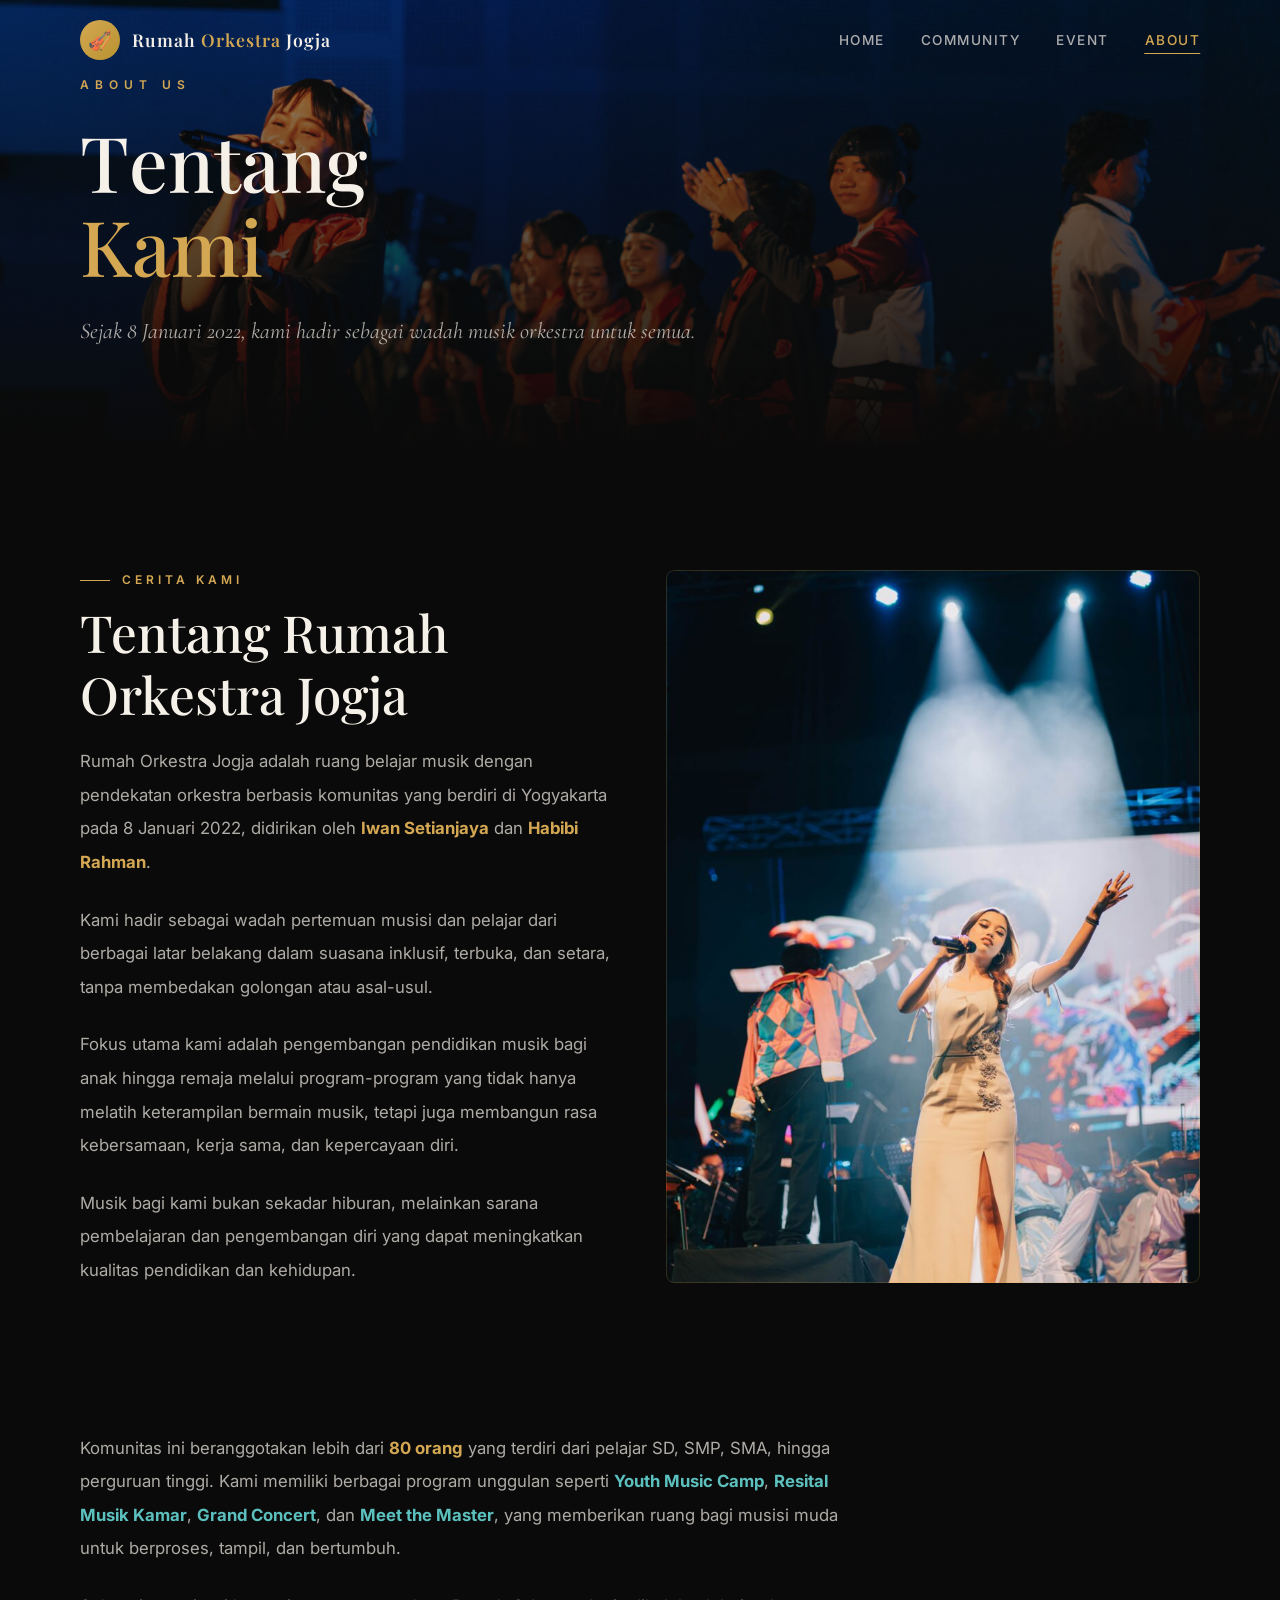
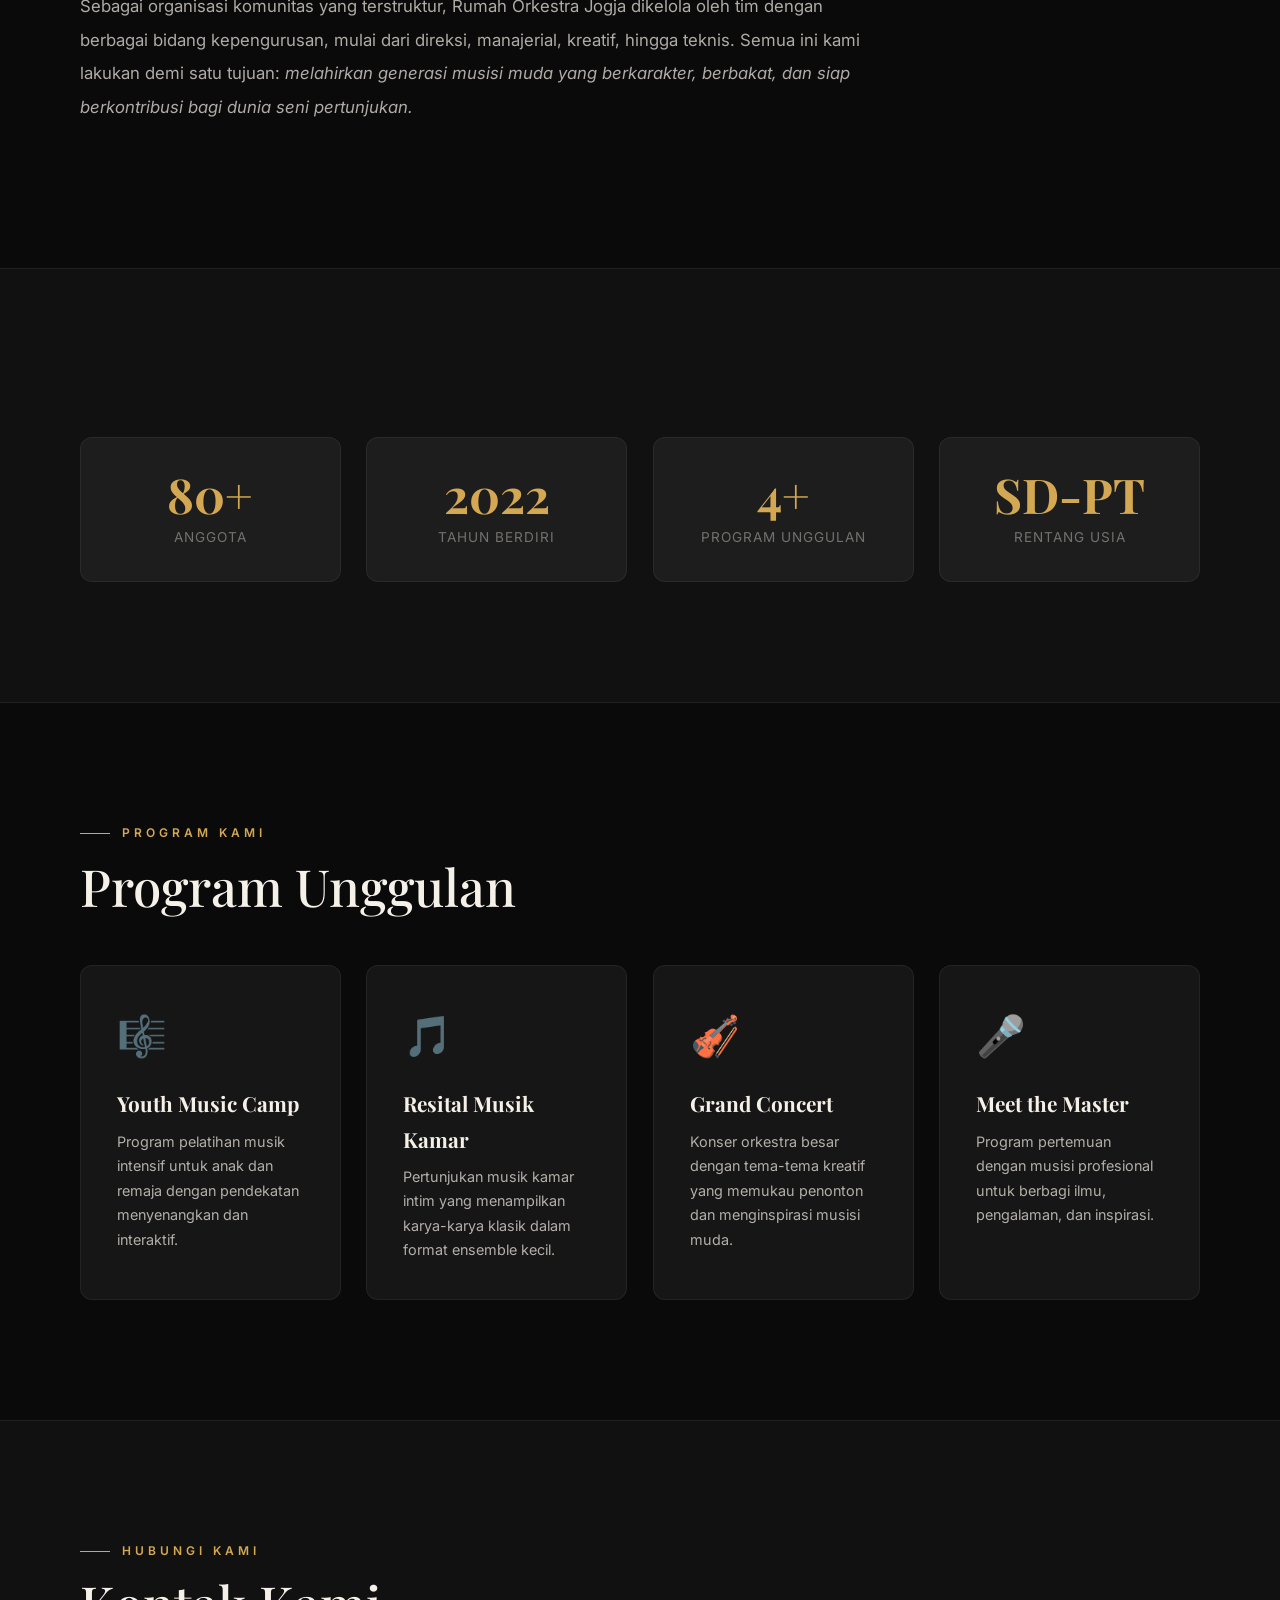
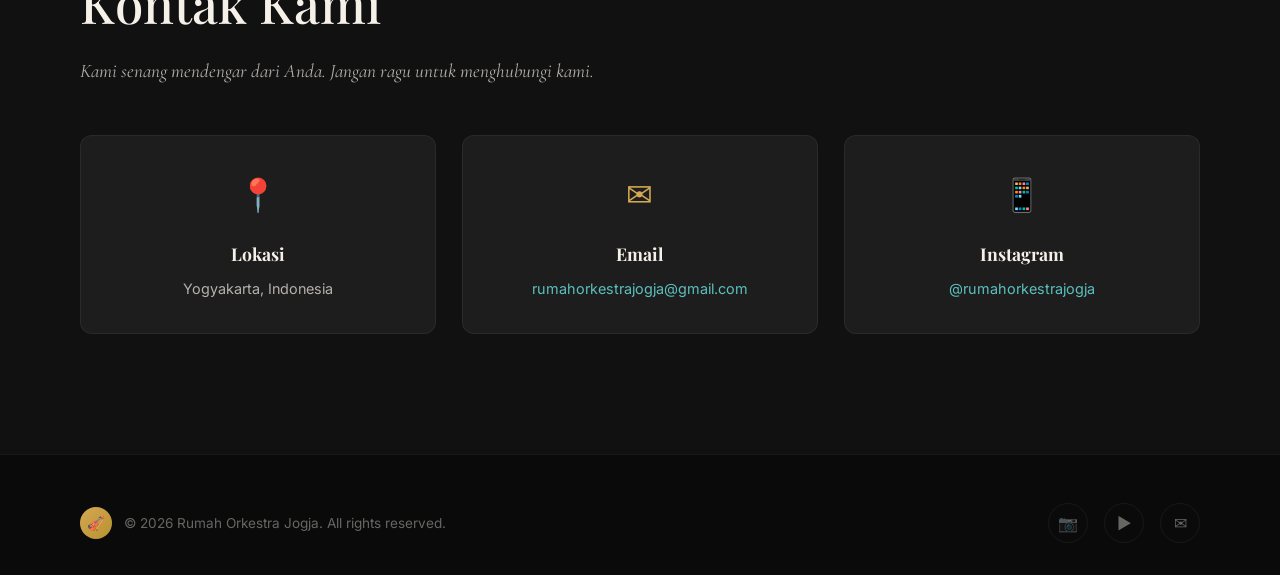
<file: new-site/about.html>
<!DOCTYPE html>
<html lang="id">

<head>
    <meta charset="UTF-8">
    <meta name="viewport" content="width=device-width, initial-scale=1.0">
    <meta name="description"
        content="Tentang Rumah Orkestra Jogja — Ruang belajar musik dengan pendekatan orkestra berbasis komunitas yang berdiri di Yogyakarta pada 8 Januari 2022.">
    <title>About — Rumah Orkestra Jogja</title>
    <link rel="stylesheet" href="css/style.css">
    <link rel="icon"
        href="data:image/svg+xml,<svg xmlns='http://www.w3.org/2000/svg' viewBox='0 0 100 100'><text y='.9em' font-size='90'>🎻</text></svg>">
</head>

<body data-page="about">

    <!-- Loader -->
    <div class="page-loader">
        <div class="loader-dot"></div>
        <div class="loader-dot"></div>
        <div class="loader-dot"></div>
    </div>

    <!-- Navigation -->
    <nav class="navbar" id="navbar">
        <div class="nav-inner">
            <a href="index.html" class="nav-logo">
                <div class="nav-logo-icon">🎻</div>
                <div class="nav-logo-text">Rumah <span>Orkestra</span> Jogja</div>
            </a>
            <ul class="nav-links">
                <li><a href="index.html">Home</a></li>
                <li><a href="community.html">Community</a></li>
                <li><a href="event.html">Event</a></li>
                <li><a href="about.html" class="active">About</a></li>
            </ul>
            <button class="hamburger" aria-label="Toggle menu">
                <span></span>
                <span></span>
                <span></span>
            </button>
        </div>
    </nav>

    <!-- Mobile Menu -->
    <div class="mobile-menu">
        <a href="index.html">Home</a>
        <a href="community.html">Community</a>
        <a href="event.html">Event</a>
        <a href="about.html" class="active">About</a>
    </div>

    <!-- Page Hero -->
    <section class="hero page-hero">
        <div class="hero-bg">
            <img src="images/hero/DSC02265-1536x1024.jpg" alt="Rumah Orkestra Jogja">
        </div>
        <div class="hero-content">
            <p class="hero-eyebrow reveal">About Us</p>
            <h1 class="hero-title reveal reveal-delay-1">
                Tentang
                <span class="highlight">Kami</span>
            </h1>
            <p class="hero-description reveal reveal-delay-2">
                Sejak 8 Januari 2022, kami hadir sebagai wadah musik orkestra untuk semua.
            </p>
        </div>
    </section>

    <!-- About Content -->
    <section class="section">
        <div class="container">
            <div class="featured-event-grid" style="align-items: start;">
                <div class="about-content reveal">
                    <div class="section-label">Cerita Kami</div>
                    <h2 class="section-title">Tentang Rumah Orkestra Jogja</h2>
                    <p class="about-text">
                        Rumah Orkestra Jogja adalah ruang belajar musik dengan pendekatan orkestra berbasis komunitas
                        yang berdiri di Yogyakarta pada 8 Januari 2022, didirikan oleh <strong
                            style="color: var(--gold);">Iwan Setianjaya</strong> dan <strong
                            style="color: var(--gold);">Habibi Rahman</strong>.
                    </p>
                    <p class="about-text">
                        Kami hadir sebagai wadah pertemuan musisi dan pelajar dari berbagai latar belakang dalam suasana
                        inklusif, terbuka, dan setara, tanpa membedakan golongan atau asal-usul.
                    </p>
                    <p class="about-text">
                        Fokus utama kami adalah pengembangan pendidikan musik bagi anak hingga remaja melalui
                        program-program yang tidak hanya melatih keterampilan bermain musik, tetapi juga membangun rasa
                        kebersamaan, kerja sama, dan kepercayaan diri.
                    </p>
                    <p class="about-text">
                        Musik bagi kami bukan sekadar hiburan, melainkan sarana pembelajaran dan pengembangan diri yang
                        dapat meningkatkan kualitas pendidikan dan kehidupan.
                    </p>
                </div>
                <div class="reveal reveal-delay-2">
                    <div class="featured-event-image" style="aspect-ratio: 3/4;">
                        <img src="images/hero/DSC06377-Enhanced-NR-2-768x1152.jpg" alt="Orchestra performance"
                            loading="lazy">
                    </div>
                </div>
            </div>
        </div>
    </section>

    <!-- More About -->
    <section class="section" style="padding-top: 0;">
        <div class="container">
            <div class="about-content reveal" style="max-width: 800px;">
                <p class="about-text">
                    Komunitas ini beranggotakan lebih dari <strong style="color: var(--gold);">80 orang</strong> yang
                    terdiri dari pelajar SD, SMP, SMA, hingga perguruan tinggi. Kami memiliki berbagai program unggulan
                    seperti <strong style="color: var(--teal);">Youth Music Camp</strong>, <strong
                        style="color: var(--teal);">Resital Musik Kamar</strong>, <strong
                        style="color: var(--teal);">Grand Concert</strong>, dan <strong style="color: var(--teal);">Meet
                        the Master</strong>, yang memberikan ruang bagi musisi muda untuk berproses, tampil, dan
                    bertumbuh.
                </p>
                <p class="about-text">
                    Sebagai organisasi komunitas yang terstruktur, Rumah Orkestra Jogja dikelola oleh tim dengan
                    berbagai bidang kepengurusan, mulai dari direksi, manajerial, kreatif, hingga teknis. Semua ini kami
                    lakukan demi satu tujuan: <em>melahirkan generasi musisi muda yang berkarakter, berbakat, dan siap
                        berkontribusi bagi dunia seni pertunjukan.</em>
                </p>
            </div>
        </div>
    </section>

    <!-- Stats -->
    <section class="section"
        style="background: var(--bg-secondary); border-top: 1px solid rgba(255,255,255,0.06); border-bottom: 1px solid rgba(255,255,255,0.06);">
        <div class="container">
            <div class="stats-grid">
                <div class="stat-card reveal">
                    <div class="stat-number">80+</div>
                    <div class="stat-label">Anggota</div>
                </div>
                <div class="stat-card reveal reveal-delay-1">
                    <div class="stat-number">2022</div>
                    <div class="stat-label">Tahun Berdiri</div>
                </div>
                <div class="stat-card reveal reveal-delay-2">
                    <div class="stat-number">4+</div>
                    <div class="stat-label">Program Unggulan</div>
                </div>
                <div class="stat-card reveal reveal-delay-3">
                    <div class="stat-number">SD-PT</div>
                    <div class="stat-label">Rentang Usia</div>
                </div>
            </div>
        </div>
    </section>

    <!-- Programs -->
    <section class="section">
        <div class="container">
            <div class="section-label reveal">Program Kami</div>
            <h2 class="section-title reveal reveal-delay-1">Program Unggulan</h2>
            <div class="stats-grid" style="margin-top: 48px;">
                <div class="stat-card reveal" style="text-align: left; padding: 36px;">
                    <div style="font-size: 2.5rem; margin-bottom: 16px;">🎼</div>
                    <h3
                        style="font-family: var(--font-heading); font-size: 1.3rem; margin-bottom: 8px; color: var(--text-primary);">
                        Youth Music Camp</h3>
                    <p style="color: var(--text-secondary); font-size: 0.9rem; line-height: 1.7;">Program pelatihan
                        musik intensif untuk anak dan remaja dengan pendekatan menyenangkan dan interaktif.</p>
                </div>
                <div class="stat-card reveal reveal-delay-1" style="text-align: left; padding: 36px;">
                    <div style="font-size: 2.5rem; margin-bottom: 16px;">🎵</div>
                    <h3
                        style="font-family: var(--font-heading); font-size: 1.3rem; margin-bottom: 8px; color: var(--text-primary);">
                        Resital Musik Kamar</h3>
                    <p style="color: var(--text-secondary); font-size: 0.9rem; line-height: 1.7;">Pertunjukan musik
                        kamar intim yang menampilkan karya-karya klasik dalam format ensemble kecil.</p>
                </div>
                <div class="stat-card reveal reveal-delay-2" style="text-align: left; padding: 36px;">
                    <div style="font-size: 2.5rem; margin-bottom: 16px;">🎻</div>
                    <h3
                        style="font-family: var(--font-heading); font-size: 1.3rem; margin-bottom: 8px; color: var(--text-primary);">
                        Grand Concert</h3>
                    <p style="color: var(--text-secondary); font-size: 0.9rem; line-height: 1.7;">Konser orkestra besar
                        dengan tema-tema kreatif yang memukau penonton dan menginspirasi musisi muda.</p>
                </div>
                <div class="stat-card reveal reveal-delay-3" style="text-align: left; padding: 36px;">
                    <div style="font-size: 2.5rem; margin-bottom: 16px;">🎤</div>
                    <h3
                        style="font-family: var(--font-heading); font-size: 1.3rem; margin-bottom: 8px; color: var(--text-primary);">
                        Meet the Master</h3>
                    <p style="color: var(--text-secondary); font-size: 0.9rem; line-height: 1.7;">Program pertemuan
                        dengan musisi profesional untuk berbagi ilmu, pengalaman, dan inspirasi.</p>
                </div>
            </div>
        </div>
    </section>

    <!-- Contact -->
    <section class="section contact-section" id="contact">
        <div class="container">
            <div class="section-label reveal">Hubungi Kami</div>
            <h2 class="section-title reveal reveal-delay-1">Kontak Kami</h2>
            <p class="section-subtitle reveal reveal-delay-2">Kami senang mendengar dari Anda. Jangan ragu untuk
                menghubungi kami.</p>
            <div class="contact-grid">
                <div class="contact-card reveal">
                    <div class="contact-icon">📍</div>
                    <h4>Lokasi</h4>
                    <p>Yogyakarta, Indonesia</p>
                </div>
                <div class="contact-card reveal reveal-delay-1">
                    <div class="contact-icon">✉</div>
                    <h4>Email</h4>
                    <p><a href="mailto:rumahorkestrajogja@gmail.com">rumahorkestrajogja@gmail.com</a></p>
                </div>
                <div class="contact-card reveal reveal-delay-2">
                    <div class="contact-icon">📱</div>
                    <h4>Instagram</h4>
                    <p><a href="https://www.instagram.com/rumahorkestrajogja/" target="_blank">@rumahorkestrajogja</a>
                    </p>
                </div>
            </div>
        </div>
    </section>

    <!-- Footer -->
    <footer class="footer">
        <div class="container">
            <div class="footer-inner">
                <div class="footer-left">
                    <div class="footer-logo-icon">🎻</div>
                    <span class="footer-text">© 2026 Rumah Orkestra Jogja. All rights reserved.</span>
                </div>
                <div class="footer-socials">
                    <a href="https://www.instagram.com/rumahorkestrajogja/" target="_blank"
                        aria-label="Instagram">📷</a>
                    <a href="https://www.youtube.com/@rumahorkestrajogja" target="_blank" aria-label="YouTube">▶</a>
                    <a href="mailto:rumahorkestrajogja@gmail.com" aria-label="Email">✉</a>
                </div>
            </div>
        </div>
    </footer>

    <script src="js/main.js"></script>
</body>

</html>
</file>
<file: new-site/css/style.css>
/* ================================================
   RUMAH ORKESTRA JOGJA — Modern Design System
   ================================================ */

/* Google Fonts */
@import url('https://fonts.googleapis.com/css2?family=Playfair+Display:ital,wght@0,400;0,500;0,600;0,700;1,400;1,500&family=Inter:wght@300;400;500;600;700&family=Cormorant+Garamond:ital,wght@0,400;0,500;0,600;1,400;1,500&display=swap');

/* ====== CSS Custom Properties ====== */
:root {
  /* Colors */
  --bg-primary: #0a0a0a;
  --bg-secondary: #111111;
  --bg-tertiary: #1a1a1a;
  --bg-card: rgba(255, 255, 255, 0.03);
  --bg-glass: rgba(255, 255, 255, 0.05);

  --gold: #D4A853;
  --gold-light: #E8C97A;
  --gold-dark: #B8922F;
  --teal: #5BC0BE;
  --teal-light: #7FD4D2;
  --teal-dark: #3A9896;

  --text-primary: #F5F0E8;
  --text-secondary: rgba(245, 240, 232, 0.7);
  --text-muted: rgba(245, 240, 232, 0.4);
  --text-accent: var(--gold);

  --border-subtle: rgba(255, 255, 255, 0.06);
  --border-glow: rgba(212, 168, 83, 0.2);

  /* Typography */
  --font-heading: 'Playfair Display', 'Georgia', serif;
  --font-body: 'Inter', 'Segoe UI', sans-serif;
  --font-accent: 'Cormorant Garamond', 'Georgia', serif;

  /* Spacing */
  --section-padding: clamp(60px, 10vw, 120px);
  --container-width: 1200px;
  --gap: clamp(16px, 2vw, 32px);

  /* Transitions */
  --transition-fast: 0.2s cubic-bezier(0.4, 0, 0.2, 1);
  --transition-medium: 0.4s cubic-bezier(0.4, 0, 0.2, 1);
  --transition-slow: 0.6s cubic-bezier(0.4, 0, 0.2, 1);

  /* Effects */
  --glass-blur: blur(20px);
  --shadow-card: 0 8px 32px rgba(0, 0, 0, 0.4);
  --shadow-glow: 0 0 40px rgba(212, 168, 83, 0.1);
}

/* ====== Reset & Base ====== */
*,
*::before,
*::after {
  box-sizing: border-box;
  margin: 0;
  padding: 0;
}

html {
  scroll-behavior: smooth;
  font-size: 16px;
  -webkit-font-smoothing: antialiased;
  -moz-osx-font-smoothing: grayscale;
}

body {
  font-family: var(--font-body);
  background-color: var(--bg-primary);
  color: var(--text-primary);
  line-height: 1.7;
  overflow-x: hidden;
}

img {
  max-width: 100%;
  height: auto;
  display: block;
}

a {
  color: var(--gold);
  text-decoration: none;
  transition: color var(--transition-fast);
}

a:hover {
  color: var(--gold-light);
}

::selection {
  background: var(--gold);
  color: var(--bg-primary);
}

/* ====== Utility Classes ====== */
.container {
  width: 100%;
  max-width: var(--container-width);
  margin: 0 auto;
  padding: 0 clamp(20px, 4vw, 40px);
}

.section {
  padding: var(--section-padding) 0;
  position: relative;
}

.section-label {
  font-family: var(--font-body);
  font-size: 0.75rem;
  font-weight: 600;
  letter-spacing: 4px;
  text-transform: uppercase;
  color: var(--gold);
  margin-bottom: 12px;
  display: flex;
  align-items: center;
  gap: 12px;
}

.section-label::before {
  content: '';
  width: 30px;
  height: 1px;
  background: var(--gold);
}

.section-title {
  font-family: var(--font-heading);
  font-size: clamp(2rem, 4vw, 3.2rem);
  font-weight: 500;
  line-height: 1.2;
  color: var(--text-primary);
  margin-bottom: 20px;
}

.section-subtitle {
  font-family: var(--font-accent);
  font-size: clamp(1.1rem, 1.5vw, 1.3rem);
  color: var(--text-secondary);
  max-width: 600px;
  font-style: italic;
}

/* Reveal Animations */
.reveal {
  opacity: 0;
  transform: translateY(40px);
  transition: opacity 0.8s cubic-bezier(0.16, 1, 0.3, 1),
    transform 0.8s cubic-bezier(0.16, 1, 0.3, 1);
}

.reveal.revealed {
  opacity: 1;
  transform: translateY(0);
}

.reveal-delay-1 {
  transition-delay: 0.1s;
}

.reveal-delay-2 {
  transition-delay: 0.2s;
}

.reveal-delay-3 {
  transition-delay: 0.3s;
}

.reveal-delay-4 {
  transition-delay: 0.4s;
}

.reveal-delay-5 {
  transition-delay: 0.5s;
}

/* ====== Navigation ====== */
.navbar {
  position: fixed;
  top: 0;
  left: 0;
  right: 0;
  z-index: 1000;
  padding: 20px 0;
  transition: all var(--transition-medium);
}

.navbar.scrolled {
  background: rgba(10, 10, 10, 0.9);
  backdrop-filter: var(--glass-blur);
  -webkit-backdrop-filter: var(--glass-blur);
  padding: 12px 0;
  border-bottom: 1px solid var(--border-subtle);
}

.nav-inner {
  display: flex;
  align-items: center;
  justify-content: space-between;
  max-width: var(--container-width);
  margin: 0 auto;
  padding: 0 clamp(20px, 4vw, 40px);
}

.nav-logo {
  display: flex;
  align-items: center;
  gap: 12px;
  text-decoration: none;
  color: var(--text-primary);
}

.nav-logo-icon {
  width: 40px;
  height: 40px;
  border-radius: 50%;
  background: linear-gradient(135deg, var(--gold), var(--gold-dark));
  display: flex;
  align-items: center;
  justify-content: center;
  font-size: 1.2rem;
}

.nav-logo-text {
  font-family: var(--font-heading);
  font-size: 1.1rem;
  font-weight: 600;
  letter-spacing: 1px;
}

.nav-logo-text span {
  color: var(--gold);
}

.nav-links {
  display: flex;
  align-items: center;
  gap: 36px;
  list-style: none;
}

.nav-links a {
  font-family: var(--font-body);
  font-size: 0.85rem;
  font-weight: 500;
  letter-spacing: 1.5px;
  text-transform: uppercase;
  color: var(--text-secondary);
  text-decoration: none;
  position: relative;
  padding: 4px 0;
  transition: color var(--transition-fast);
}

.nav-links a::after {
  content: '';
  position: absolute;
  bottom: -2px;
  left: 50%;
  width: 0;
  height: 1px;
  background: var(--gold);
  transition: width var(--transition-medium);
  transform: translateX(-50%);
}

.nav-links a:hover,
.nav-links a.active {
  color: var(--gold);
}

.nav-links a:hover::after,
.nav-links a.active::after {
  width: 100%;
}

/* Hamburger */
.hamburger {
  display: none;
  flex-direction: column;
  gap: 6px;
  cursor: pointer;
  z-index: 1001;
  background: none;
  border: none;
  padding: 4px;
}

.hamburger span {
  width: 28px;
  height: 2px;
  background: var(--text-primary);
  transition: all var(--transition-fast);
  border-radius: 2px;
}

.hamburger.active span:nth-child(1) {
  transform: rotate(45deg) translate(6px, 6px);
}

.hamburger.active span:nth-child(2) {
  opacity: 0;
}

.hamburger.active span:nth-child(3) {
  transform: rotate(-45deg) translate(6px, -6px);
}

/* Mobile Menu */
.mobile-menu {
  display: none;
  position: fixed;
  top: 0;
  right: -100%;
  width: 100%;
  height: 100vh;
  background: rgba(10, 10, 10, 0.98);
  backdrop-filter: var(--glass-blur);
  z-index: 999;
  flex-direction: column;
  align-items: center;
  justify-content: center;
  gap: 40px;
  transition: right var(--transition-medium);
}

.mobile-menu.open {
  right: 0;
}

.mobile-menu a {
  font-family: var(--font-heading);
  font-size: 2rem;
  color: var(--text-secondary);
  text-decoration: none;
  transition: color var(--transition-fast);
}

.mobile-menu a:hover,
.mobile-menu a.active {
  color: var(--gold);
}

/* ====== Hero Section ====== */
.hero {
  position: relative;
  min-height: 100vh;
  display: flex;
  align-items: center;
  justify-content: center;
  overflow: hidden;
}

.hero-bg {
  position: absolute;
  inset: 0;
  z-index: 0;
  will-change: transform;
}

.hero-bg img {
  width: 100%;
  height: 100%;
  object-fit: cover;
  transform: scale(1.1);
  transition: transform 8s ease-out;
}

.hero-bg::after {
  content: '';
  position: absolute;
  inset: 0;
  background: linear-gradient(to bottom,
      rgba(10, 10, 10, 0.4) 0%,
      rgba(10, 10, 10, 0.6) 50%,
      rgba(10, 10, 10, 0.95) 100%);
}

.hero-content {
  position: relative;
  z-index: 2;
  text-align: center;
  max-width: 800px;
  padding: 0 20px;
}

.hero-eyebrow {
  font-family: var(--font-body);
  font-size: 0.75rem;
  font-weight: 600;
  letter-spacing: 6px;
  text-transform: uppercase;
  color: var(--gold);
  margin-bottom: 24px;
  opacity: 0;
  animation: fadeInUp 1s 0.3s forwards;
}

.hero-title {
  font-family: var(--font-heading);
  font-size: clamp(2.5rem, 6vw, 5rem);
  font-weight: 500;
  line-height: 1.1;
  color: var(--text-primary);
  margin-bottom: 24px;
  opacity: 1;
}

.hero-title .highlight {
  color: var(--gold);
  display: block;
}

.hero-title .char {
  display: inline-block;
  opacity: 0;
  transform: translateY(20px);
  animation: charReveal 0.5s forwards;
}

@keyframes charReveal {
  to {
    opacity: 1;
    transform: translateY(0);
  }
}

.hero-description {
  font-family: var(--font-accent);
  font-size: clamp(1.1rem, 1.8vw, 1.4rem);
  color: var(--text-secondary);
  font-style: italic;
  margin-bottom: 40px;
  opacity: 0;
  animation: fadeInUp 1s 0.7s forwards;
}

.hero-cta {
  display: inline-flex;
  align-items: center;
  gap: 12px;
  padding: 16px 40px;
  border: 1px solid var(--gold);
  color: var(--gold);
  font-family: var(--font-body);
  font-size: 0.85rem;
  font-weight: 600;
  letter-spacing: 2px;
  text-transform: uppercase;
  text-decoration: none;
  transition: color var(--transition-medium), box-shadow var(--transition-medium), border-color var(--transition-medium);
  opacity: 0;
  animation: fadeInUp 1s 0.9s forwards;
  position: relative;
  overflow: hidden;
  z-index: 1;
}

.hero-cta::before {
  content: '';
  position: absolute;
  top: 0;
  left: 0;
  width: 0;
  height: 100%;
  background: var(--gold);
  transition: width 0.4s cubic-bezier(0.4, 0, 0.2, 1);
  z-index: -1;
}

.hero-cta:hover {
  color: var(--bg-primary);
  box-shadow: 0 0 30px rgba(212, 168, 83, 0.3), 0 0 60px rgba(212, 168, 83, 0.1);
}

.hero-cta:hover::before {
  width: 100%;
}

.hero-scroll {
  position: absolute;
  bottom: 40px;
  left: 50%;
  transform: translateX(-50%);
  z-index: 2;
  display: flex;
  flex-direction: column;
  align-items: center;
  gap: 8px;
  opacity: 0;
  animation: fadeIn 1s 1.5s forwards;
}

.hero-scroll span {
  font-size: 0.7rem;
  letter-spacing: 3px;
  text-transform: uppercase;
  color: var(--text-muted);
}

.scroll-line {
  width: 1px;
  height: 40px;
  background: linear-gradient(to bottom, var(--gold), transparent);
  animation: scrollPulse 2s infinite;
}

/* ====== Page Hero (for inner pages) ====== */
.page-hero {
  position: relative;
  min-height: 50vh;
  display: flex;
  align-items: flex-end;
  justify-content: flex-start;
  overflow: hidden;
  padding-bottom: 60px;
}

.page-hero .hero-bg::after {
  background: linear-gradient(to bottom,
      rgba(10, 10, 10, 0.3) 0%,
      rgba(10, 10, 10, 0.7) 60%,
      rgba(10, 10, 10, 1) 100%);
}

.page-hero .hero-content {
  text-align: left;
  max-width: var(--container-width);
  width: 100%;
  margin: 0 auto;
  padding: 0 clamp(20px, 4vw, 40px);
}

/* ====== Quote Section ====== */
.quote-section {
  background: var(--bg-secondary);
  border-top: 1px solid var(--border-subtle);
  border-bottom: 1px solid var(--border-subtle);
}

.quote-block {
  max-width: 800px;
  margin: 0 auto;
  text-align: center;
  position: relative;
}

.quote-mark {
  font-family: var(--font-heading);
  font-size: 6rem;
  color: var(--gold);
  opacity: 0.2;
  line-height: 1;
  position: absolute;
  top: -40px;
  left: 50%;
  transform: translateX(-50%);
}

.quote-text {
  font-family: var(--font-accent);
  font-size: clamp(1.2rem, 2vw, 1.6rem);
  color: var(--text-primary);
  line-height: 1.8;
  font-style: italic;
  margin-bottom: 30px;
}

.quote-author {
  font-family: var(--font-body);
  font-size: 0.9rem;
  font-weight: 500;
  color: var(--gold);
  letter-spacing: 2px;
}

.quote-role {
  font-family: var(--font-body);
  font-size: 0.8rem;
  color: var(--text-muted);
  margin-top: 4px;
}

/* ====== Featured Event ====== */
.featured-event {
  position: relative;
}

.featured-event-grid {
  display: grid;
  grid-template-columns: 1fr 1fr;
  gap: clamp(30px, 4vw, 60px);
  align-items: center;
}

.featured-event-image {
  position: relative;
  border-radius: 8px;
  overflow: hidden;
  aspect-ratio: 16/10;
}

.featured-event-image img {
  width: 100%;
  height: 100%;
  object-fit: cover;
  transition: transform var(--transition-slow);
}

.featured-event-image:hover img {
  transform: scale(1.05);
}

.featured-event-image::after {
  content: '';
  position: absolute;
  inset: 0;
  border: 1px solid var(--border-glow);
  border-radius: 8px;
  pointer-events: none;
}

.featured-event-info h3 {
  font-family: var(--font-heading);
  font-size: clamp(1.5rem, 2.5vw, 2rem);
  margin-bottom: 16px;
  color: var(--text-primary);
}

.featured-event-info p {
  color: var(--text-secondary);
  font-size: 0.95rem;
  line-height: 1.8;
  margin-bottom: 24px;
}

.event-meta {
  display: flex;
  gap: 24px;
  margin-bottom: 28px;
}

.event-meta-item {
  display: flex;
  align-items: center;
  gap: 8px;
  font-size: 0.85rem;
  color: var(--text-muted);
}

.event-meta-item .icon {
  color: var(--gold);
  font-size: 1rem;
}

.btn-outline {
  display: inline-flex;
  align-items: center;
  gap: 10px;
  padding: 12px 32px;
  border: 1px solid var(--gold);
  color: var(--gold);
  font-family: var(--font-body);
  font-size: 0.8rem;
  font-weight: 600;
  letter-spacing: 2px;
  text-transform: uppercase;
  text-decoration: none;
  transition: color var(--transition-medium), box-shadow var(--transition-medium);
  position: relative;
  overflow: hidden;
  z-index: 1;
}

.btn-outline::before {
  content: '';
  position: absolute;
  top: 0;
  left: 0;
  width: 0;
  height: 100%;
  background: var(--gold);
  transition: width 0.4s cubic-bezier(0.4, 0, 0.2, 1);
  z-index: -1;
}

.btn-outline:hover {
  color: var(--bg-primary);
  box-shadow: 0 0 30px rgba(212, 168, 83, 0.3), 0 0 60px rgba(212, 168, 83, 0.1);
}

.btn-outline:hover::before {
  width: 100%;
}

/* ====== Testimonials ====== */
.testimonials {
  background: var(--bg-secondary);
}

.testimonials-grid {
  display: grid;
  grid-template-columns: 1fr 1fr;
  gap: var(--gap);
  margin-top: 48px;
}

.testimonial-card {
  background: var(--bg-glass);
  border: 1px solid var(--border-subtle);
  border-radius: 12px;
  padding: clamp(28px, 3vw, 40px);
  transition: all var(--transition-medium);
  position: relative;
  overflow: hidden;
}

.testimonial-card::before {
  content: '';
  position: absolute;
  top: 0;
  left: 0;
  right: 0;
  height: 2px;
  background: linear-gradient(90deg, transparent, var(--gold), transparent);
  opacity: 0;
  transition: opacity var(--transition-medium);
}

.testimonial-card:hover {
  border-color: var(--border-glow);
  transform: translateY(-8px);
  box-shadow: 0 16px 48px rgba(0, 0, 0, 0.5), 0 0 20px rgba(212, 168, 83, 0.08);
}

.testimonial-card:hover::before {
  opacity: 1;
}

.testimonial-quote {
  font-family: var(--font-accent);
  font-size: 1.05rem;
  line-height: 1.8;
  color: var(--text-secondary);
  font-style: italic;
  margin-bottom: 24px;
}

.testimonial-author {
  display: flex;
  align-items: center;
  gap: 16px;
}

.testimonial-avatar {
  width: 48px;
  height: 48px;
  border-radius: 50%;
  object-fit: cover;
  border: 2px solid var(--gold);
}

.testimonial-name {
  font-family: var(--font-body);
  font-size: 0.9rem;
  font-weight: 600;
  color: var(--text-primary);
}

.testimonial-role {
  font-size: 0.8rem;
  color: var(--text-muted);
}

/* ====== Member Testimonials (Apa Kata Anggota Komunitas) ====== */
.member-testimonials {
  background: var(--bg-primary);
}

.member-testimonial-row {
  display: grid;
  grid-template-columns: 1fr 1fr;
  gap: clamp(30px, 5vw, 60px);
  align-items: center;
  margin-bottom: clamp(40px, 6vw, 80px);
}

.member-testimonial-row:last-child {
  margin-bottom: 0;
}

.member-testimonial-row.reverse {
  direction: rtl;
}

.member-testimonial-row.reverse>* {
  direction: ltr;
}

.member-testimonial-img {
  position: relative;
  border-radius: 12px;
  overflow: hidden;
  aspect-ratio: 4/3;
}

.member-testimonial-img img {
  width: 100%;
  height: 100%;
  object-fit: cover;
  transition: transform var(--transition-slow);
}

.member-testimonial-img:hover img {
  transform: scale(1.05);
}

.member-testimonial-img::after {
  content: '';
  position: absolute;
  inset: 0;
  border: 1px solid var(--border-glow);
  border-radius: 12px;
  pointer-events: none;
}

.member-testimonial-content {
  padding: clamp(16px, 3vw, 32px);
}

.member-testimonial-quote {
  font-family: var(--font-accent);
  font-size: clamp(1.05rem, 1.5vw, 1.25rem);
  line-height: 1.9;
  color: var(--text-secondary);
  font-style: italic;
  margin-bottom: 20px;
  position: relative;
  padding-left: 24px;
  border-left: 2px solid var(--gold);
}

.member-testimonial-name {
  font-family: var(--font-body);
  font-size: 0.85rem;
  font-weight: 500;
  color: var(--gold);
  letter-spacing: 1px;
  padding-left: 24px;
}

/* ====== Team Grid ====== */
.team-section {
  background: var(--bg-primary);
}

.team-grid {
  display: grid;
  grid-template-columns: repeat(auto-fill, minmax(220px, 1fr));
  gap: clamp(20px, 3vw, 32px);
  margin-top: 48px;
}

.team-card {
  text-align: center;
  transition: transform var(--transition-medium), box-shadow var(--transition-medium);
}

.team-card:hover {
  transform: translateY(-10px);
  filter: drop-shadow(0 12px 24px rgba(0, 0, 0, 0.4));
}

.team-photo-wrapper {
  position: relative;
  width: 180px;
  height: 180px;
  margin: 0 auto 20px;
}

.team-photo-ring {
  position: absolute;
  inset: -4px;
  border-radius: 50%;
  background: conic-gradient(from 0deg,
      var(--gold),
      var(--teal),
      var(--gold-dark),
      var(--teal-dark),
      var(--gold));
  opacity: 0.6;
  transition: opacity var(--transition-medium);
  animation: ringRotate 8s linear infinite;
}

.team-card:hover .team-photo-ring {
  opacity: 1;
}

.team-photo {
  position: relative;
  width: 180px;
  height: 180px;
  border-radius: 50%;
  object-fit: cover;
  border: 3px solid var(--bg-primary);
  z-index: 1;
}

.team-name {
  font-family: var(--font-heading);
  font-size: 1.05rem;
  color: var(--text-primary);
  margin-bottom: 4px;
}

.team-role {
  font-family: var(--font-body);
  font-size: 0.8rem;
  color: var(--teal);
  letter-spacing: 0.5px;
}

/* ====== Events Page ====== */
.events-grid {
  display: grid;
  gap: clamp(40px, 5vw, 80px);
  margin-top: 48px;
}

.event-card {
  display: grid;
  grid-template-columns: 1fr 1fr;
  gap: clamp(24px, 4vw, 48px);
  align-items: center;
  padding: clamp(24px, 3vw, 40px);
  background: var(--bg-glass);
  border: 1px solid var(--border-subtle);
  border-radius: 16px;
  transition: all var(--transition-medium);
  overflow: hidden;
}

.event-card:nth-child(even) {
  direction: rtl;
}

.event-card:nth-child(even)>* {
  direction: ltr;
}

.event-card:hover {
  border-color: var(--border-glow);
  box-shadow: var(--shadow-card);
}

.event-card-image {
  position: relative;
  border-radius: 8px;
  overflow: hidden;
  aspect-ratio: 16/10;
}

.event-card-image img {
  width: 100%;
  height: 100%;
  object-fit: cover;
  transition: transform var(--transition-slow);
}

.event-card:hover .event-card-image img {
  transform: scale(1.05);
}

.event-card-content h3 {
  font-family: var(--font-heading);
  font-size: clamp(1.3rem, 2vw, 1.8rem);
  color: var(--text-primary);
  margin-bottom: 12px;
}

.event-card-content p {
  color: var(--text-secondary);
  font-size: 0.9rem;
  line-height: 1.8;
  margin-bottom: 20px;
}

.event-tag {
  display: inline-block;
  padding: 4px 16px;
  background: rgba(212, 168, 83, 0.1);
  border: 1px solid rgba(212, 168, 83, 0.2);
  border-radius: 20px;
  color: var(--gold);
  font-size: 0.75rem;
  font-weight: 600;
  letter-spacing: 1px;
  text-transform: uppercase;
  margin-right: 8px;
  margin-bottom: 8px;
}

/* ====== About Page ====== */
.about-content {
  max-width: 800px;
}

.about-text {
  font-size: 1.05rem;
  line-height: 2;
  color: var(--text-secondary);
  margin-bottom: 24px;
}

.stats-grid {
  display: grid;
  grid-template-columns: repeat(auto-fit, minmax(200px, 1fr));
  gap: var(--gap);
  margin-top: 48px;
}

.stat-card {
  background: var(--bg-glass);
  border: 1px solid var(--border-subtle);
  border-radius: 12px;
  padding: 32px;
  text-align: center;
  transition: all var(--transition-medium);
}

.stat-card:hover {
  border-color: var(--border-glow);
  transform: translateY(-4px);
}

.stat-number {
  font-family: var(--font-heading);
  font-size: 3rem;
  font-weight: 700;
  color: var(--gold);
  line-height: 1;
  margin-bottom: 8px;
}

.stat-label {
  font-size: 0.85rem;
  color: var(--text-muted);
  letter-spacing: 1px;
  text-transform: uppercase;
}

/* ====== Contact Section ====== */
.contact-section {
  background: var(--bg-secondary);
  border-top: 1px solid var(--border-subtle);
}

.contact-grid {
  display: grid;
  grid-template-columns: repeat(auto-fit, minmax(250px, 1fr));
  gap: var(--gap);
  margin-top: 48px;
}

.contact-card {
  background: var(--bg-glass);
  border: 1px solid var(--border-subtle);
  border-radius: 12px;
  padding: 32px;
  text-align: center;
  transition: all var(--transition-medium);
}

.contact-card:hover {
  border-color: var(--border-glow);
}

.contact-icon {
  font-size: 2rem;
  margin-bottom: 16px;
  color: var(--gold);
}

.contact-card h4 {
  font-family: var(--font-heading);
  font-size: 1.1rem;
  margin-bottom: 8px;
}

.contact-card p {
  color: var(--text-secondary);
  font-size: 0.9rem;
}

.contact-card a {
  color: var(--teal);
}

/* ====== Footer ====== */
.footer {
  padding: 48px 0 32px;
  border-top: 1px solid var(--border-subtle);
  background: var(--bg-primary);
}

.footer-inner {
  display: flex;
  align-items: center;
  justify-content: space-between;
  flex-wrap: wrap;
  gap: 20px;
}

.footer-left {
  display: flex;
  align-items: center;
  gap: 12px;
}

.footer-logo-icon {
  width: 32px;
  height: 32px;
  border-radius: 50%;
  background: linear-gradient(135deg, var(--gold), var(--gold-dark));
  display: flex;
  align-items: center;
  justify-content: center;
  font-size: 0.9rem;
}

.footer-text {
  font-size: 0.85rem;
  color: var(--text-muted);
}

.footer-socials {
  display: flex;
  gap: 16px;
}

.footer-socials a {
  width: 40px;
  height: 40px;
  border-radius: 50%;
  border: 1px solid var(--border-subtle);
  display: flex;
  align-items: center;
  justify-content: center;
  color: var(--text-muted);
  font-size: 1rem;
  transition: all var(--transition-fast);
}

.footer-socials a:hover {
  border-color: var(--gold);
  color: var(--gold);
  background: rgba(212, 168, 83, 0.1);
}

/* ====== Animations ====== */
@keyframes fadeInUp {
  from {
    opacity: 0;
    transform: translateY(30px);
  }

  to {
    opacity: 1;
    transform: translateY(0);
  }
}

@keyframes fadeIn {
  from {
    opacity: 0;
  }

  to {
    opacity: 1;
  }
}

@keyframes scrollPulse {

  0%,
  100% {
    opacity: 0.3;
    transform: scaleY(0.6);
  }

  50% {
    opacity: 1;
    transform: scaleY(1);
  }
}

@keyframes ringRotate {
  0% {
    transform: rotate(0deg);
  }

  100% {
    transform: rotate(360deg);
  }
}

/* ====== Responsive ====== */
@media (max-width: 1024px) {
  .featured-event-grid {
    grid-template-columns: 1fr;
  }

  .event-card {
    grid-template-columns: 1fr;
  }

  .event-card:nth-child(even) {
    direction: ltr;
  }
}

@media (max-width: 768px) {
  .nav-links {
    display: none;
  }

  .hamburger {
    display: flex;
  }

  .mobile-menu {
    display: flex;
  }

  .hero-title {
    font-size: clamp(2rem, 8vw, 3rem);
  }

  .testimonials-grid {
    grid-template-columns: 1fr;
  }

  .member-testimonial-row {
    grid-template-columns: 1fr;
  }

  .member-testimonial-row.reverse {
    direction: ltr;
  }

  .team-grid {
    grid-template-columns: repeat(2, 1fr);
  }

  .team-photo-wrapper,
  .team-photo {
    width: 140px;
    height: 140px;
  }

  .stats-grid {
    grid-template-columns: repeat(2, 1fr);
  }

  .page-hero {
    min-height: 40vh;
  }

  .footer-inner {
    flex-direction: column;
    text-align: center;
  }
}

@media (max-width: 480px) {
  .team-grid {
    grid-template-columns: 1fr;
  }

  .stats-grid {
    grid-template-columns: 1fr;
  }

  .team-photo-wrapper,
  .team-photo {
    width: 160px;
    height: 160px;
  }
}

/* ====== Loading ====== */
.page-loader {
  position: fixed;
  inset: 0;
  background: var(--bg-primary);
  display: flex;
  align-items: center;
  justify-content: center;
  z-index: 9999;
  transition: opacity 0.6s, visibility 0.6s;
}

.page-loader.hidden {
  opacity: 0;
  visibility: hidden;
}

.loader-dot {
  width: 8px;
  height: 8px;
  background: var(--gold);
  border-radius: 50%;
  animation: loaderPulse 1.2s infinite ease-in-out;
  margin: 0 4px;
}

.loader-dot:nth-child(2) {
  animation-delay: 0.15s;
}

.loader-dot:nth-child(3) {
  animation-delay: 0.3s;
}

@keyframes loaderPulse {

  0%,
  80%,
  100% {
    transform: scale(0.4);
    opacity: 0.3;
  }

  40% {
    transform: scale(1);
    opacity: 1;
  }
}

/* ====== Community Page — Personel by Instrument ====== */
.personel-section {
  background: var(--bg-secondary);
  border-top: 1px solid var(--border-subtle);
}

.personel-instrument-group {
  margin-top: 48px;
}

.personel-instrument-title {
  font-family: var(--font-heading);
  font-size: clamp(1.3rem, 2vw, 1.6rem);
  font-weight: 500;
  color: var(--gold);
  margin-bottom: 24px;
  padding-bottom: 12px;
  border-bottom: 1px solid var(--border-glow);
  display: flex;
  align-items: center;
  gap: 12px;
}

.personel-instrument-title::before {
  content: '♪';
  font-size: 0.9em;
  opacity: 0.5;
}

.personel-members-grid {
  display: grid;
  grid-template-columns: repeat(auto-fill, minmax(150px, 1fr));
  gap: clamp(16px, 2vw, 24px);
}

.personel-card {
  text-align: center;
  transition: transform var(--transition-medium), filter var(--transition-medium);
}

.personel-card:hover {
  transform: translateY(-8px);
  filter: drop-shadow(0 12px 24px rgba(0, 0, 0, 0.4));
}

.personel-card-photo-wrapper {
  position: relative;
  width: 100%;
  aspect-ratio: 3 / 4;
  border-radius: 10px;
  overflow: hidden;
  margin-bottom: 12px;
  border: 1px solid var(--border-subtle);
  transition: border-color var(--transition-medium), box-shadow var(--transition-medium);
}

.personel-card:hover .personel-card-photo-wrapper {
  border-color: var(--border-glow);
  box-shadow: 0 8px 24px rgba(212, 168, 83, 0.1);
}

.personel-card-photo {
  width: 100%;
  height: 100%;
  object-fit: cover;
  filter: grayscale(20%);
  transition: filter var(--transition-medium), transform var(--transition-slow);
}

.personel-card:hover .personel-card-photo {
  filter: grayscale(0%);
  transform: scale(1.05);
}

.personel-card-name {
  font-family: var(--font-body);
  font-size: 0.85rem;
  font-weight: 500;
  color: var(--text-primary);
  line-height: 1.4;
}

/* ====== Event Gallery ====== */
.event-gallery {
  display: grid;
  grid-template-columns: repeat(3, 1fr);
  gap: 8px;
  margin-top: 16px;
  border-radius: 8px;
  overflow: hidden;
}

.event-gallery img {
  width: 100%;
  height: 120px;
  object-fit: cover;
  transition: transform var(--transition-medium);
  cursor: pointer;
}

.event-gallery img:hover {
  transform: scale(1.1);
}

/* Lightbox */
.lightbox {
  display: none;
  position: fixed;
  inset: 0;
  background: rgba(0, 0, 0, 0.95);
  z-index: 10000;
  align-items: center;
  justify-content: center;
  cursor: pointer;
}

.lightbox.open {
  display: flex;
}

.lightbox img {
  max-width: 90vw;
  max-height: 90vh;
  object-fit: contain;
  border-radius: 8px;
}

.lightbox-close {
  position: absolute;
  top: 24px;
  right: 24px;
  font-size: 2rem;
  color: white;
  cursor: pointer;
  background: none;
  border: none;
  z-index: 10001;
}
</file>
